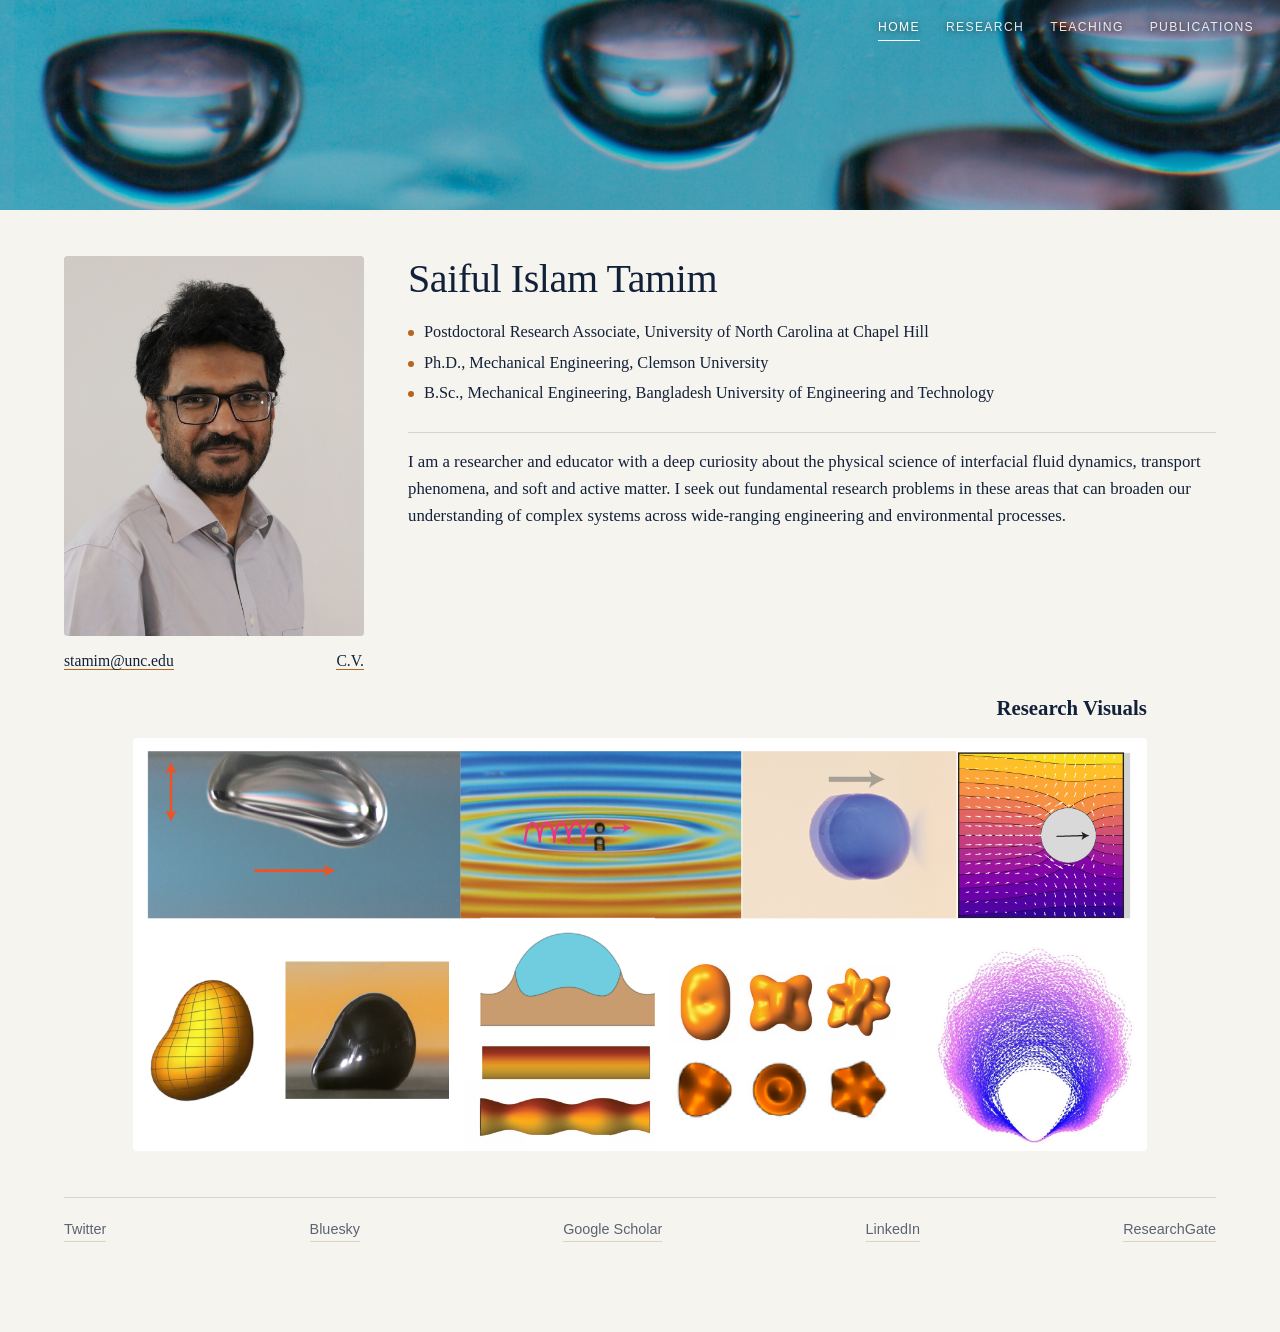
<file: index.html>
<!DOCTYPE html>
<html lang="en">
<head>
<meta charset="UTF-8">
<meta name="viewport" content="width=device-width, initial-scale=1.0">
<title>Saiful Tamim</title>
<link rel="stylesheet" href="style.css">
</head>
<body>

  <div class="hero">
    <img src="bubble_banner.png" alt="">
    <nav>
      <a href="index.html" class="active">Home</a>
      <a href="research.html">Research</a>
      <a href="teaching.html">Teaching</a>
      <a href="publications.html">Publications</a>
    </nav>
  </div>

  <div class="wrap">

    <div class="grid-2">

      <div class="side-col">
        <img class="headshot" src="headshot.JPG" alt="Saiful Tamim">
        <p class="side-contact">
          <span class="side-email"><a href="mailto:stamim@unc.edu">stamim@unc.edu</a></span>
          <span class="side-cv"><a href="CV_Tamim.pdf" target="_blank" rel="noopener">C.V.</a></span>
        </p>
      </div>

      <section class="intro">
        <h2 class="bigname">Saiful Islam Tamim</h2>

        <ul class="bio-list">
          <li>Postdoctoral Research Associate, University of North Carolina at Chapel Hill</li>
          <li>Ph.D., Mechanical Engineering, Clemson University</li>
          <li>B.Sc., Mechanical Engineering, Bangladesh University of Engineering and Technology</li>
        </ul>

        <p class="lead">
          I am a researcher and educator with a deep curiosity about the physical science of
          interfacial fluid dynamics, transport phenomena, and soft and active matter.
          I seek out fundamental research problems in these areas that can broaden our
          understanding of complex systems across wide-ranging engineering and
          environmental processes.
        </p>
      </section>

    </div>

    <section class="figure-band">
      <h2 class="visuals-title">Research Visuals</h2>
      <img src="fig1.png" alt="Montage of research figures: bubbles, waves, drops, and interfacial patterns">
    </section>



    <div class="social-bar">
      <a href="https://x.com/saifulitamim" target="_blank" rel="noopener">Twitter</a>
      <a href="https://bsky.app/profile/saifult.bsky.social" target="_blank" rel="noopener">Bluesky</a>
      <a href="https://scholar.google.com/citations?user=1QAq8esAAAAJ&hl=en" target="_blank" rel="noopener">Google Scholar</a>
      <a href="https://www.linkedin.com/in/saiful-tamim/" target="_blank" rel="noopener">LinkedIn</a>
      <a href="https://www.researchgate.net/profile/Saiful-Tamim" target="_blank" rel="noopener">ResearchGate</a>
    </div>

  </div>

</body>
</html>
</file>
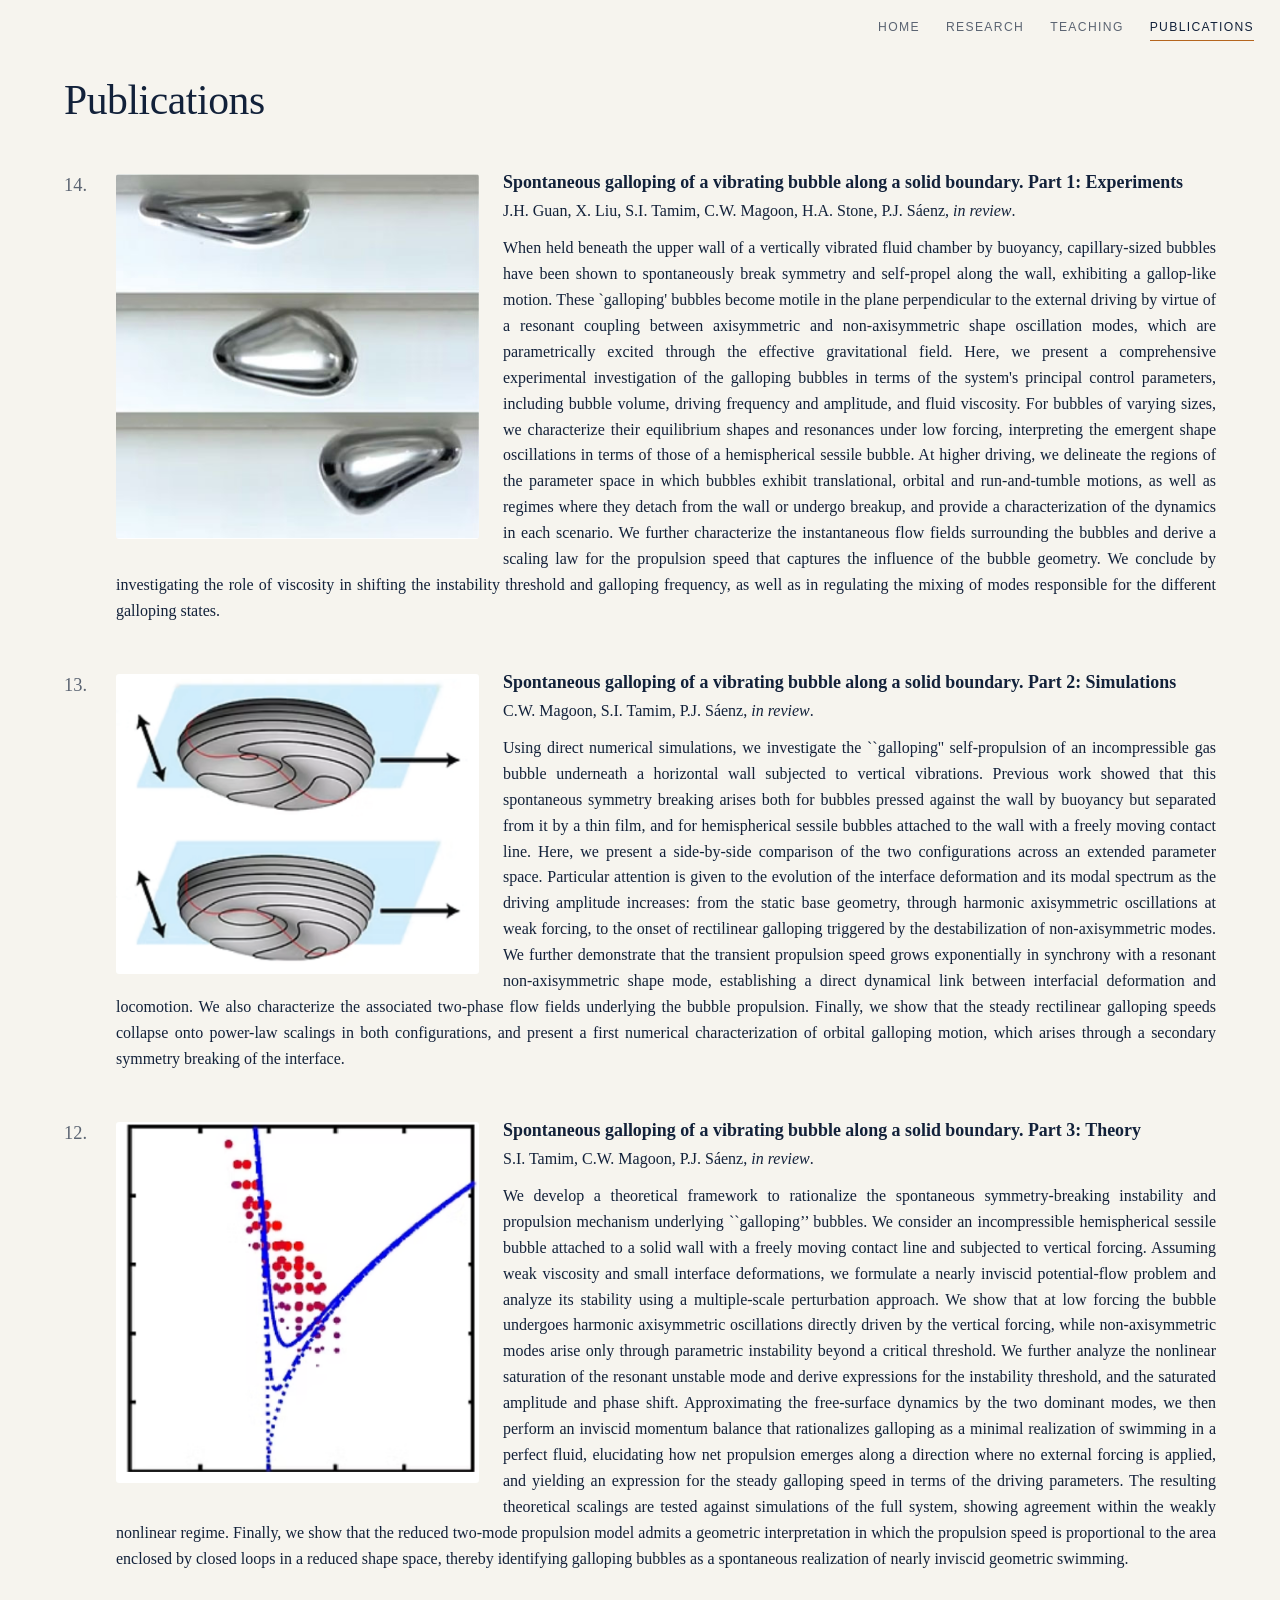
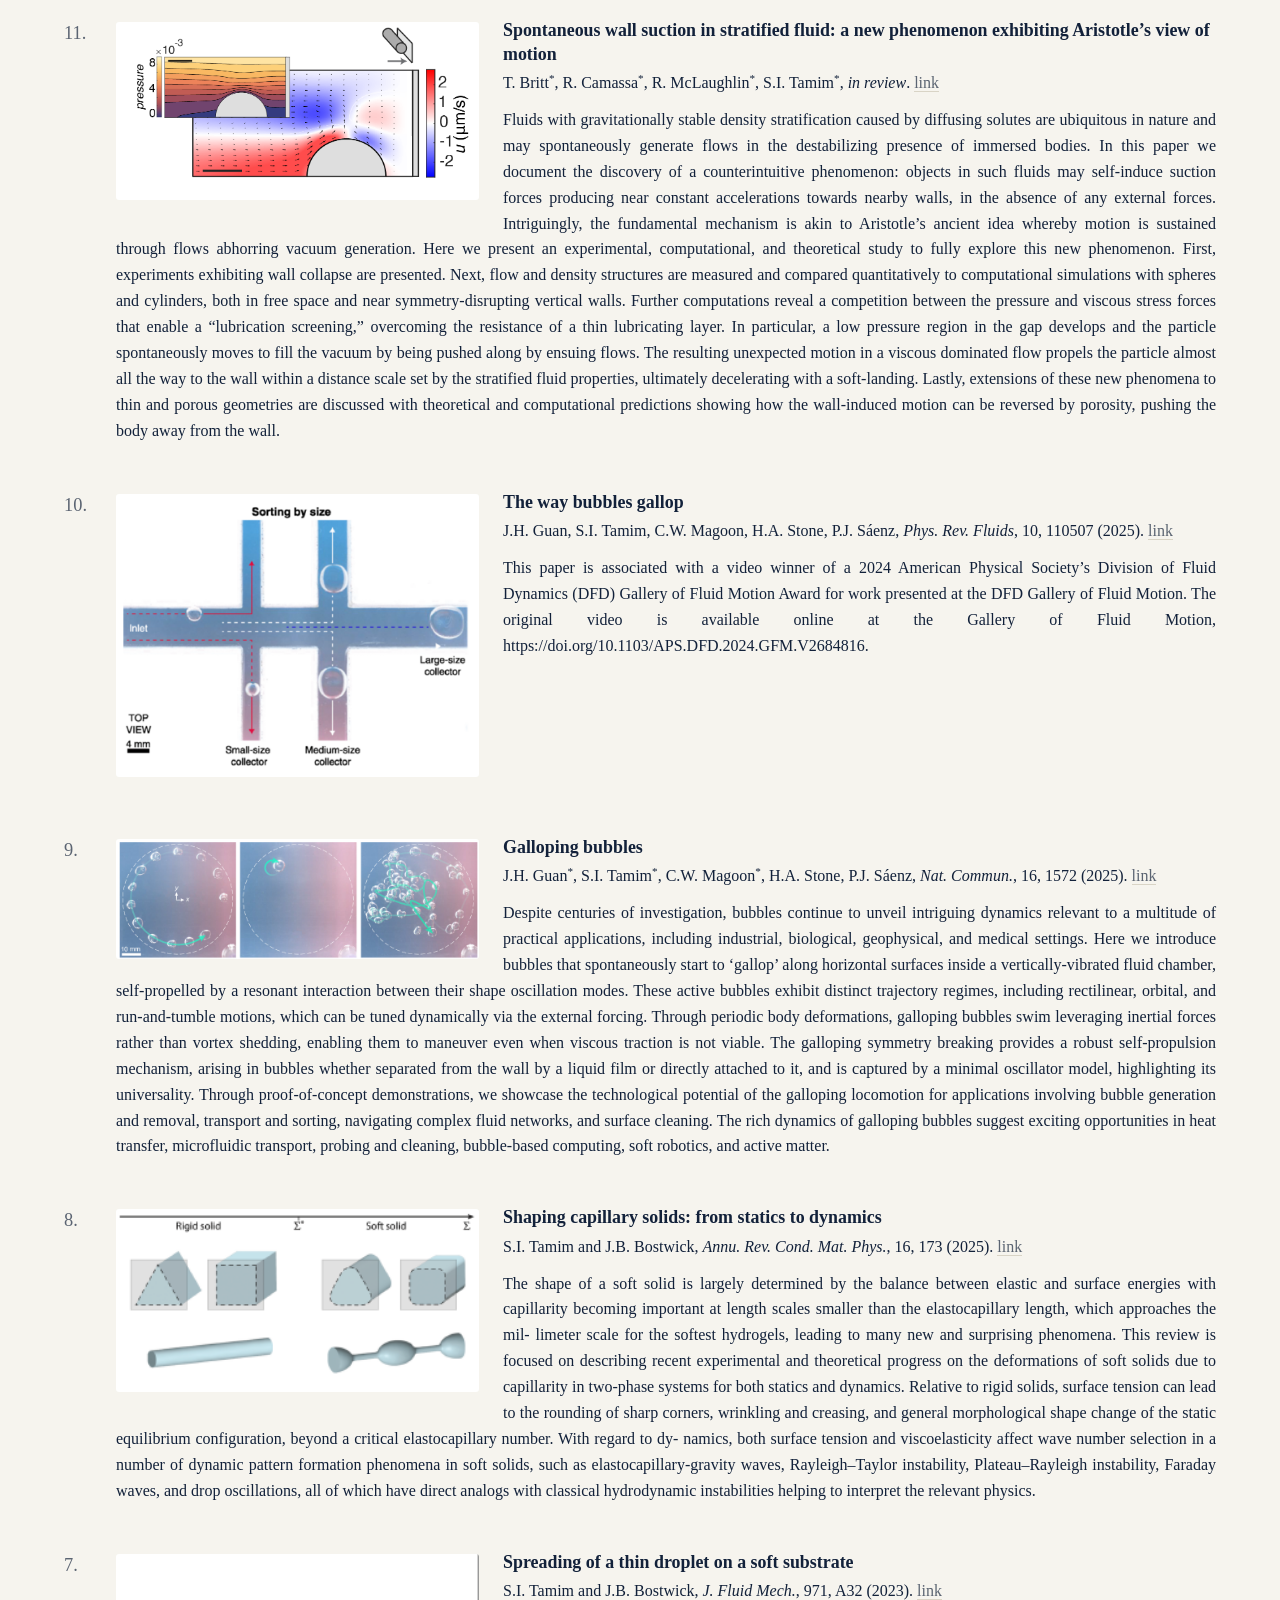
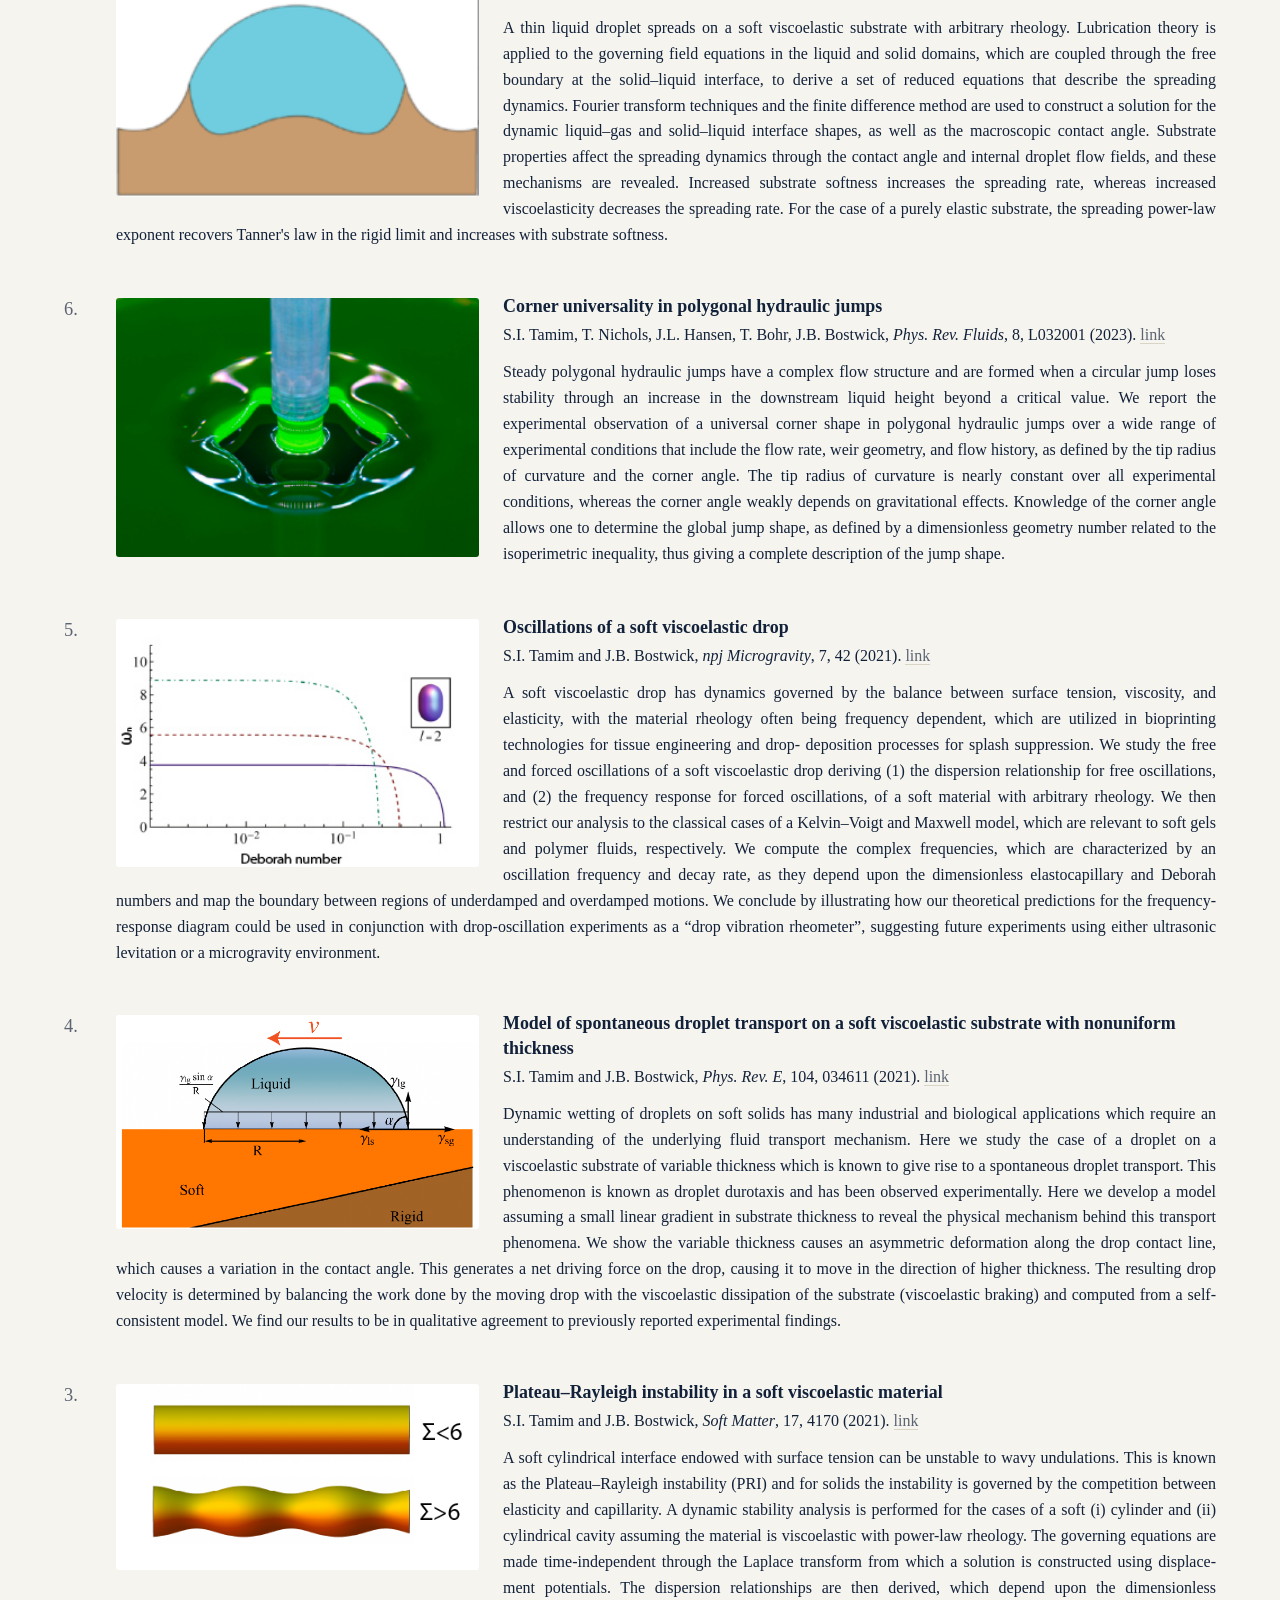
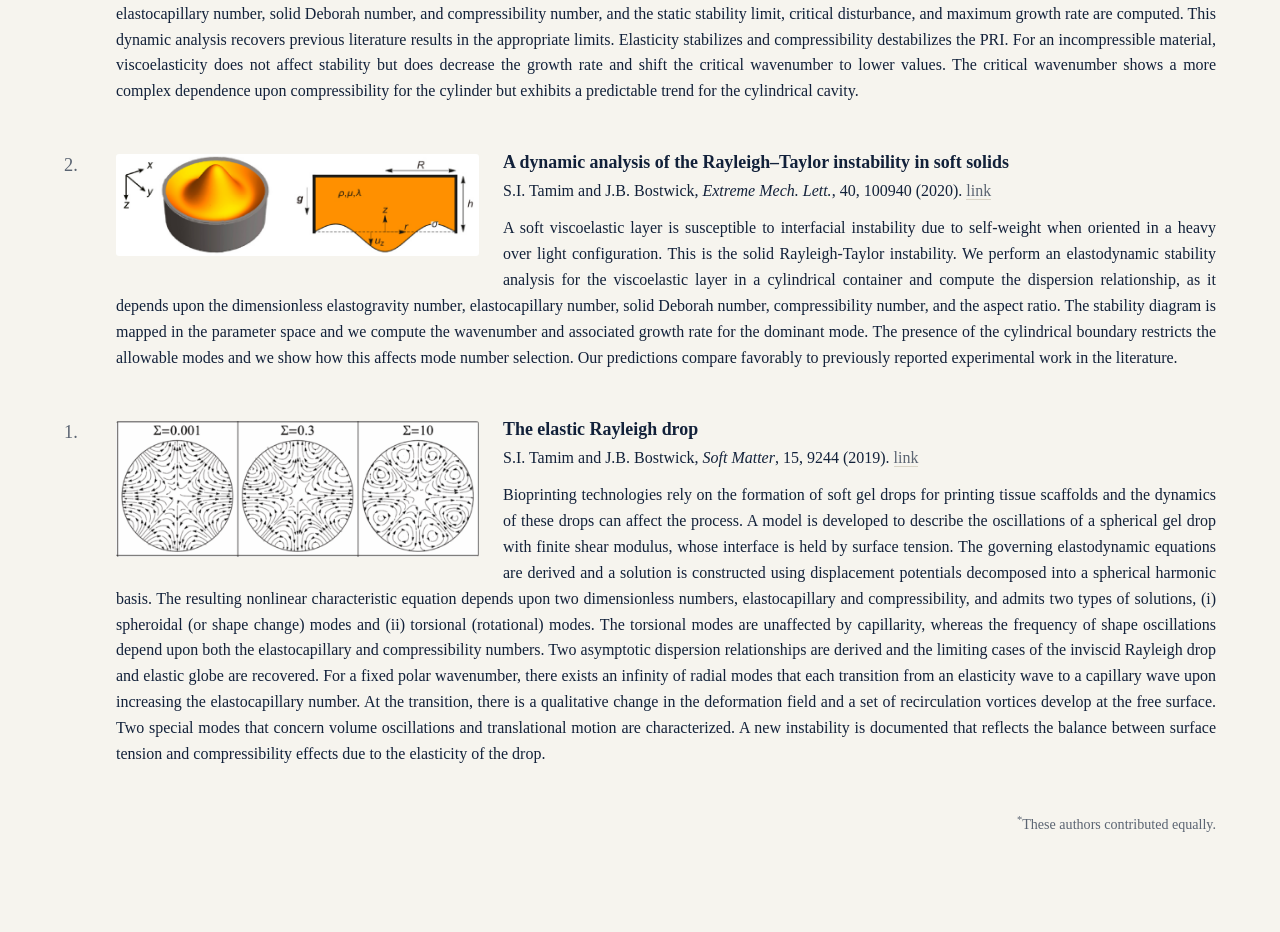
<file: publications.html>
<!DOCTYPE html>
<html lang="en">
<head>
<meta charset="UTF-8">
<meta name="viewport" content="width=device-width, initial-scale=1.0">
<title>Publications — Saiful Tamim</title>
<link rel="stylesheet" href="style.css">
</head>
<body>

  <div class="topnav">
    <nav>
      <a href="index.html">Home</a>
      <a href="research.html">Research</a>
      <a href="teaching.html">Teaching</a>
      <a href="publications.html" class="active">Publications</a>
    </nav>
  </div>

  <div class="wrap">

    <h1 class="page-title">Publications</h1>

    <ol class="pub-list">

      <li class="pub">
        <div class="pub-body">
          <div class="pub-fig"><img src="jfm1.jpg" alt=""></div>
          <div class="pub-title">Spontaneous galloping of a vibrating bubble along a solid boundary. Part 1: Experiments</div>
          <div class="pub-cite">J.H. Guan, X. Liu, S.I. Tamim, C.W. Magoon, H.A. Stone, P.J. Sáenz, <em>in review</em>.</div>
          <p class="pub-abstract">When held beneath the upper wall of a vertically vibrated fluid chamber by buoyancy, capillary-sized bubbles have been shown to spontaneously break symmetry and self-propel along the wall, exhibiting a gallop-like motion. These `galloping' bubbles become motile in the plane perpendicular to the external driving by virtue of a resonant coupling between axisymmetric and non-axisymmetric shape oscillation modes, which are parametrically excited through the effective gravitational field. Here, we present a comprehensive experimental investigation of the galloping bubbles in terms of the system's principal control parameters, including bubble volume, driving frequency and amplitude, and fluid viscosity. For bubbles of varying sizes, we characterize their equilibrium shapes and resonances under low forcing, interpreting the emergent shape oscillations in terms of those of a hemispherical sessile bubble. At higher driving, we delineate the regions of the parameter space in which bubbles exhibit translational, orbital and run-and-tumble motions, as well as regimes where they detach from the wall or undergo breakup, and provide a characterization of the dynamics in each scenario. We further characterize the instantaneous flow fields surrounding the bubbles and derive a  scaling law for the propulsion speed that captures the influence of the bubble geometry. We conclude by investigating the role of viscosity in shifting the instability threshold and galloping frequency, as well as in regulating the mixing of modes responsible for the different galloping states.</p>
        </div>
      </li>
      <li class="pub">
        <div class="pub-body">
          <div class="pub-fig"><img src="jfm2.png" alt=""></div>
          <div class="pub-title">Spontaneous galloping of a vibrating bubble along a solid boundary. Part 2: Simulations</div>
          <div class="pub-cite">C.W. Magoon, S.I. Tamim, P.J. Sáenz, <em>in review</em>.</div>
          <p class="pub-abstract">Using direct numerical simulations, we investigate the ``galloping'' self-propulsion of an incompressible gas bubble underneath a horizontal wall subjected to vertical vibrations. Previous work showed that this spontaneous symmetry breaking arises both for bubbles pressed against the wall by buoyancy but separated from it by a thin film, and for hemispherical sessile bubbles attached to the wall with a freely moving contact line. Here, we present a side-by-side comparison of the two configurations across an extended parameter space. Particular attention is given to the evolution of the interface deformation and its modal spectrum as the driving amplitude increases: from the static base geometry, through harmonic axisymmetric oscillations at weak forcing, to the onset of rectilinear galloping triggered by the destabilization of non-axisymmetric modes. We further demonstrate that the transient propulsion speed grows exponentially in synchrony with a resonant non-axisymmetric shape mode, establishing a direct dynamical link between interfacial deformation and locomotion. We also characterize the associated two-phase flow fields underlying the bubble propulsion. Finally, we show that the steady rectilinear galloping speeds collapse onto power-law scalings in both configurations, and present a first numerical characterization of orbital galloping motion, which arises through a secondary symmetry breaking of the interface.</p>
        </div>
      </li>
      <li class="pub">
        <div class="pub-body">
          <div class="pub-fig"><img src="jfm3.png" alt=""></div>
          <div class="pub-title">Spontaneous galloping of a vibrating bubble along a solid boundary. Part 3: Theory</div>
          <div class="pub-cite">S.I. Tamim, C.W. Magoon, P.J. Sáenz, <em>in review</em>.</div>
          <p class="pub-abstract">We develop a theoretical framework to rationalize the spontaneous symmetry-breaking instability and propulsion mechanism underlying ``galloping’’ bubbles. We consider an incompressible hemispherical sessile bubble attached to a solid wall with a freely moving contact line and subjected to vertical forcing. Assuming weak viscosity and small interface deformations, we formulate a nearly inviscid potential-flow problem and analyze its stability using a multiple-scale perturbation approach. We show that at low forcing the bubble undergoes harmonic axisymmetric oscillations directly driven by the vertical forcing, while non-axisymmetric modes arise only through parametric instability beyond a critical threshold. We further analyze the nonlinear saturation of the resonant unstable mode and derive expressions for the instability threshold, and the saturated amplitude and phase shift. Approximating the free-surface dynamics by the two dominant modes, we then perform an inviscid momentum balance that rationalizes galloping as a minimal realization of swimming in a perfect fluid, elucidating how net propulsion emerges along a direction where no external forcing is applied, and yielding an expression for the steady galloping speed in terms of the driving parameters. The resulting theoretical scalings are tested against simulations of the full system, showing agreement within the weakly nonlinear regime. Finally, we show that the reduced two-mode propulsion model admits a geometric interpretation in which the propulsion speed is proportional to the area enclosed by closed loops in a reduced shape space, thereby identifying galloping bubbles as a spontaneous realization of nearly inviscid geometric swimming.</p>
        </div>
      </li>
      <li class="pub">
        <div class="pub-body">
          <div class="pub-fig"><img src="pub1.png" alt=""></div>
          <div class="pub-title">Spontaneous wall suction in stratified fluid: a new phenomenon exhibiting Aristotle&rsquo;s view of motion</div>
          <div class="pub-cite">T. Britt<sup>*</sup>, R. Camassa<sup>*</sup>, R. McLaughlin<sup>*</sup>, S.I. Tamim<sup>*</sup>, <em>in review</em>. <a href="https://doi.org/10.21203/rs.3.rs-8051509/v1" target="_blank" rel="noopener">link</a></div>
          <p class="pub-abstract">Fluids with gravitationally stable density stratification caused by diffusing solutes are ubiquitous in nature and may spontaneously generate flows in the destabilizing presence of immersed bodies. In this paper we document the discovery of a counterintuitive phenomenon: objects in such fluids may self-induce suction forces producing near constant accelerations towards nearby walls, in the absence of any external forces. Intriguingly, the fundamental mechanism is akin to Aristotle’s ancient idea whereby motion is sustained through flows abhorring vacuum generation. Here we present an experimental, computational, and theoretical study to fully explore this new phenomenon. First, experiments exhibiting wall collapse are presented. Next, flow and density structures are measured and compared quantitatively to computational simulations with spheres and cylinders, both in free space and near symmetry-disrupting vertical walls. Further computations reveal a competition between the pressure and viscous stress forces that enable a “lubrication screening,” overcoming the resistance of a thin lubricating layer. In particular, a low pressure region in the gap develops and the particle spontaneously moves to fill the vacuum by being pushed along by ensuing flows. The resulting unexpected motion in a viscous dominated flow propels the particle almost all the way to the wall within a distance scale set by the stratified fluid properties, ultimately decelerating with a soft-landing. Lastly, extensions of these new phenomena to thin and porous geometries are discussed with theoretical and computational predictions showing how the wall-induced motion can be reversed by porosity, pushing the body away from the wall.</p>
        </div>
      </li>
      <li class="pub">
        <div class="pub-body">
          <div class="pub-fig"><img src="gfm.png" alt=""></div>
          <div class="pub-title">The way bubbles gallop</div>
          <div class="pub-cite">J.H. Guan, S.I. Tamim, C.W. Magoon, H.A. Stone, P.J. Sáenz, <em>Phys. Rev. Fluids</em>, 10, 110507 (2025). <a href="https://journals.aps.org/prfluids/abstract/10.1103/fbdh-fnzv" target="_blank" rel="noopener">link</a></div>
          <p class="pub-abstract">This paper is associated with a video winner of a 2024 American Physical Society’s
Division of Fluid Dynamics (DFD) Gallery of Fluid Motion Award for work presented at
the DFD Gallery of Fluid Motion. The original video is available online at the Gallery of
Fluid Motion, https://doi.org/10.1103/APS.DFD.2024.GFM.V2684816.</p>
        </div>
      </li>
      <li class="pub">
        <div class="pub-body">
          <div class="pub-fig"><img src="ncbub.png" alt=""></div>
          <div class="pub-title">Galloping bubbles</div>
          <div class="pub-cite">J.H. Guan<sup>*</sup>, S.I. Tamim<sup>*</sup>, C.W. Magoon<sup>*</sup>, H.A. Stone, P.J. Sáenz, <em>Nat. Commun.</em>, 16, 1572 (2025). <a href="https://www.nature.com/articles/s41467-025-56611-5" target="_blank" rel="noopener">link</a></div>
          <p class="pub-abstract">Despite centuries of investigation, bubbles continue to unveil intriguing dynamics relevant to a multitude of practical applications, including industrial, biological, geophysical, and medical settings. Here we introduce bubbles that spontaneously start to ‘gallop’ along horizontal surfaces inside a vertically-vibrated fluid chamber, self-propelled by a resonant interaction between their shape oscillation modes. These active bubbles exhibit distinct trajectory regimes, including rectilinear, orbital, and run-and-tumble motions, which can be tuned dynamically via the external forcing. Through periodic body deformations, galloping bubbles swim leveraging inertial forces rather than vortex shedding, enabling them to maneuver even when viscous traction is not viable. The galloping symmetry breaking provides a robust self-propulsion mechanism, arising in bubbles whether separated from the wall by a liquid film or directly attached to it, and is captured by a minimal oscillator model, highlighting its universality. Through proof-of-concept demonstrations, we showcase the technological potential of the galloping locomotion for applications involving bubble generation and removal, transport and sorting, navigating complex fluid networks, and surface cleaning. The rich dynamics of galloping bubbles suggest exciting opportunities in heat transfer, microfluidic transport, probing and cleaning, bubble-based computing, soft robotics, and active matter.</p>
        </div>
      </li>
      <li class="pub">
        <div class="pub-body">
          <div class="pub-fig"><img src="arcmp.png" alt=""></div>
          <div class="pub-title">Shaping capillary solids: from statics to dynamics</div>
          <div class="pub-cite">S.I. Tamim and J.B. Bostwick, <em>Annu. Rev. Cond. Mat. Phys.</em>, 16, 173 (2025). <a href="https://www.annualreviews.org/content/journals/10.1146/annurev-conmatphys-043024-084829" target="_blank" rel="noopener">link</a></div>
          <p class="pub-abstract">The shape of a soft solid is largely determined by the balance between elastic and surface energies with capillarity becoming important at length scales smaller than the elastocapillary length, which approaches the mil- limeter scale for the softest hydrogels, leading to many new and surprising phenomena. This review is focused on describing recent experimental and theoretical progress on the deformations of soft solids due to capillarity in two-phase systems for both statics and dynamics. Relative to rigid solids, surface tension can lead to the rounding of sharp corners, wrinkling and creasing, and general morphological shape change of the static equilibrium configuration, beyond a critical elastocapillary number. With regard to dy- namics, both surface tension and viscoelasticity affect wave number selection in a number of dynamic pattern formation phenomena in soft solids, such as elastocapillary-gravity waves, Rayleigh–Taylor instability, Plateau–Rayleigh instability, Faraday waves, and drop oscillations, all of which have direct analogs with classical hydrodynamic instabilities helping to interpret the relevant physics.</p>
        </div>
      </li>
      <li class="pub">
        <div class="pub-body">
          <div class="pub-fig"><img src="jfmspread.png" alt=""></div>
          <div class="pub-title">Spreading of a thin droplet on a soft substrate</div>
          <div class="pub-cite">S.I. Tamim and J.B. Bostwick, <em>J. Fluid Mech.</em>, 971, A32 (2023). <a href="https://doi.org/10.1017/jfm.2023.673" target="_blank" rel="noopener">link</a></div>
          <p class="pub-abstract">A thin liquid droplet spreads on a soft viscoelastic substrate with arbitrary rheology. Lubrication theory is applied to the governing field equations in the liquid and solid domains, which are coupled through the free boundary at the solid–liquid interface, to derive a set of reduced equations that describe the spreading dynamics. Fourier transform techniques and the finite difference method are used to construct a solution for the dynamic liquid–gas and solid–liquid interface shapes, as well as the macroscopic contact angle. Substrate properties affect the spreading dynamics through the contact angle and internal droplet flow fields, and these mechanisms are revealed. Increased substrate softness increases the spreading rate, whereas increased viscoelasticity decreases the spreading rate. For the case of a purely elastic substrate, the spreading power-law exponent recovers Tanner's law in the rigid limit and increases with substrate softness.</p>
        </div>
      </li>
      <li class="pub">
        <div class="pub-body">
          <div class="pub-fig"><img src="corner.png" alt=""></div>
          <div class="pub-title">Corner universality in polygonal hydraulic jumps</div>
          <div class="pub-cite">S.I. Tamim, T. Nichols, J.L. Hansen, T. Bohr, J.B. Bostwick, <em>Phys. Rev. Fluids</em>, 8, L032001 (2023). <a href="https://journals.aps.org/prfluids/abstract/10.1103/PhysRevFluids.8.L032001" target="_blank" rel="noopener">link</a></div>
          <p class="pub-abstract">Steady polygonal hydraulic jumps have a complex flow structure and are formed when a circular jump loses stability through an increase in the downstream liquid height beyond a critical value. We report the experimental observation of a universal corner shape in polygonal hydraulic jumps over a wide range of experimental conditions that include the flow rate, weir geometry, and flow history, as defined by the tip radius of curvature and the corner angle. The tip radius of curvature is nearly constant over all experimental conditions, whereas the corner angle weakly depends on gravitational effects. Knowledge of the corner angle allows one to determine the global jump shape, as defined by a dimensionless geometry number related to the isoperimetric inequality, thus giving a complete description of the jump shape.</p>
        </div>
      </li>
      <li class="pub">
        <div class="pub-body">
          <div class="pub-fig"><img src="npjosc.jpg" alt=""></div>
          <div class="pub-title">Oscillations of a soft viscoelastic drop</div>
          <div class="pub-cite">S.I. Tamim and J.B. Bostwick, <em>npj Microgravity</em>, 7, 42 (2021). <a href="https://www.nature.com/articles/s41526-021-00169-1" target="_blank" rel="noopener">link</a></div>
          <p class="pub-abstract">A soft viscoelastic drop has dynamics governed by the balance between surface tension, viscosity, and elasticity, with the material rheology often being frequency dependent, which are utilized in bioprinting technologies for tissue engineering and drop- deposition processes for splash suppression. We study the free and forced oscillations of a soft viscoelastic drop deriving (1) the dispersion relationship for free oscillations, and (2) the frequency response for forced oscillations, of a soft material with arbitrary rheology. We then restrict our analysis to the classical cases of a Kelvin–Voigt and Maxwell model, which are relevant to soft gels and polymer fluids, respectively. We compute the complex frequencies, which are characterized by an oscillation frequency and decay rate, as they depend upon the dimensionless elastocapillary and Deborah numbers and map the boundary between regions of underdamped and overdamped motions. We conclude by illustrating how our theoretical predictions for the frequency-response diagram could be used in conjunction with drop-oscillation experiments as a “drop vibration rheometer”, suggesting future experiments using either ultrasonic levitation or a microgravity environment.</p>
        </div>
      </li>
      <li class="pub">
        <div class="pub-body">
          <div class="pub-fig"><img src="durotaxis.png" alt=""></div>
          <div class="pub-title">Model of spontaneous droplet transport on a soft viscoelastic substrate with nonuniform thickness</div>
          <div class="pub-cite">S.I. Tamim and J.B. Bostwick, <em>Phys. Rev. E</em>, 104, 034611 (2021). <a href="https://journals.aps.org/pre/abstract/10.1103/PhysRevE.104.034611" target="_blank" rel="noopener">link</a></div>
          <p class="pub-abstract">Dynamic wetting of droplets on soft solids has many industrial and biological applications which require an understanding of the underlying fluid transport mechanism. Here we study the case of a droplet on a viscoelastic substrate of variable thickness which is known to give rise to a spontaneous droplet transport. This phenomenon is known as droplet durotaxis and has been observed experimentally. Here we develop a model assuming a small linear gradient in substrate thickness to reveal the physical mechanism behind this transport phenomena. We show the variable thickness causes an asymmetric deformation along the drop contact line, which causes a variation in the contact angle. This generates a net driving force on the drop, causing it to move in the direction of higher thickness. The resulting drop velocity is determined by balancing the work done by the moving drop with the viscoelastic dissipation of the substrate (viscoelastic braking) and computed from a self-consistent model. We find our results to be in qualitative agreement to previously reported experimental findings.</p>
        </div>
      </li>
      <li class="pub">
        <div class="pub-body">
          <div class="pub-fig"><img src="pri.png" alt=""></div>
          <div class="pub-title">Plateau&ndash;Rayleigh instability in a soft viscoelastic material</div>
          <div class="pub-cite">S.I. Tamim and J.B. Bostwick, <em>Soft Matter</em>, 17, 4170 (2021). <a href="https://pubs.rsc.org/en/content/articlelanding/2021/SM/D1SM00019E" target="_blank" rel="noopener">link</a></div>
          <p class="pub-abstract">A soft cylindrical interface endowed with surface tension can be unstable to wavy undulations. This is known as the Plateau–Rayleigh instability (PRI) and for solids the instability is governed by the competition between elasticity and capillarity. A dynamic stability analysis is performed for the cases of a soft (i) cylinder and (ii) cylindrical cavity assuming the material is viscoelastic with power-law rheology. The governing equations are made time-independent through the Laplace transform from which a solution is constructed using displace- ment potentials. The dispersion relationships are then derived, which depend upon the dimensionless elastocapillary number, solid Deborah number, and compressibility number, and the static stability limit, critical disturbance, and maximum growth rate are computed. This dynamic analysis recovers previous literature results in the appropriate limits. Elasticity stabilizes and compressibility destabilizes the PRI. For an incompressible material, viscoelasticity does not affect stability but does decrease the growth rate and shift the critical wavenumber to lower values. The critical wavenumber shows a more complex dependence upon compressibility for the cylinder but exhibits a predictable trend for the cylindrical cavity.</p>
        </div>
      </li>
      <li class="pub">
        <div class="pub-body">
          <div class="pub-fig"><img src="rti.jpg" alt=""></div>
          <div class="pub-title">A dynamic analysis of the Rayleigh&ndash;Taylor instability in soft solids</div>
          <div class="pub-cite">S.I. Tamim and J.B. Bostwick, <em>Extreme Mech. Lett.</em>, 40, 100940 (2020). <a href="https://www.sciencedirect.com/science/article/abs/pii/S2352431620301887" target="_blank" rel="noopener">link</a></div>
          <p class="pub-abstract">A soft viscoelastic layer is susceptible to interfacial instability due to self-weight when oriented in a heavy over light configuration. This is the solid Rayleigh-Taylor instability. We perform an elastodynamic stability analysis for the viscoelastic layer in a cylindrical container and compute the dispersion relationship, as it depends upon the dimensionless elastogravity number, elastocapillary number, solid Deborah number, compressibility number, and the aspect ratio. The stability diagram is mapped in the parameter space and we compute the wavenumber and associated growth rate for the dominant mode. The presence of the cylindrical boundary restricts the allowable modes and we show how this affects mode number selection. Our predictions compare favorably to previously reported experimental work in the literature.</p>
        </div>
      </li>
      <li class="pub">
        <div class="pub-body">
          <div class="pub-fig"><img src="erdrop.png" alt=""></div>
          <div class="pub-title">The elastic Rayleigh drop</div>
          <div class="pub-cite">S.I. Tamim and J.B. Bostwick, <em>Soft Matter</em>, 15, 9244 (2019). <a href="https://pubs.rsc.org/en/content/articlelanding/2019/SM/C9SM01753D" target="_blank" rel="noopener">link</a></div>
          <p class="pub-abstract">Bioprinting technologies rely on the formation of soft gel drops for printing tissue scaffolds and the dynamics of these drops can affect the process. A model is developed to describe the oscillations of a spherical gel drop with finite shear modulus, whose interface is held by surface tension. The governing elastodynamic equations are derived and a solution is constructed using displacement potentials decomposed into a spherical harmonic basis. The resulting nonlinear characteristic equation depends upon two dimensionless numbers, elastocapillary and compressibility, and admits two types of solutions, (i) spheroidal (or shape change) modes and (ii) torsional (rotational) modes. The torsional modes are unaffected by capillarity, whereas the frequency of shape oscillations depend upon both the elastocapillary and compressibility numbers. Two asymptotic dispersion relationships are derived and the limiting cases of the inviscid Rayleigh drop and elastic globe are recovered. For a fixed polar wavenumber, there exists an infinity of radial modes that each transition from an elasticity wave to a capillary wave upon increasing the elastocapillary number. At the transition, there is a qualitative change in the deformation field and a set of recirculation vortices develop at the free surface. Two special modes that concern volume oscillations and translational motion are characterized. A new instability is documented that reflects the balance between surface tension and compressibility effects due to the elasticity of the drop.</p>
        </div>
      </li>

    </ol>

    <p class="equal-note"><sup>*</sup>These authors contributed equally.</p>


  </div>

</body>
</html>
</file>
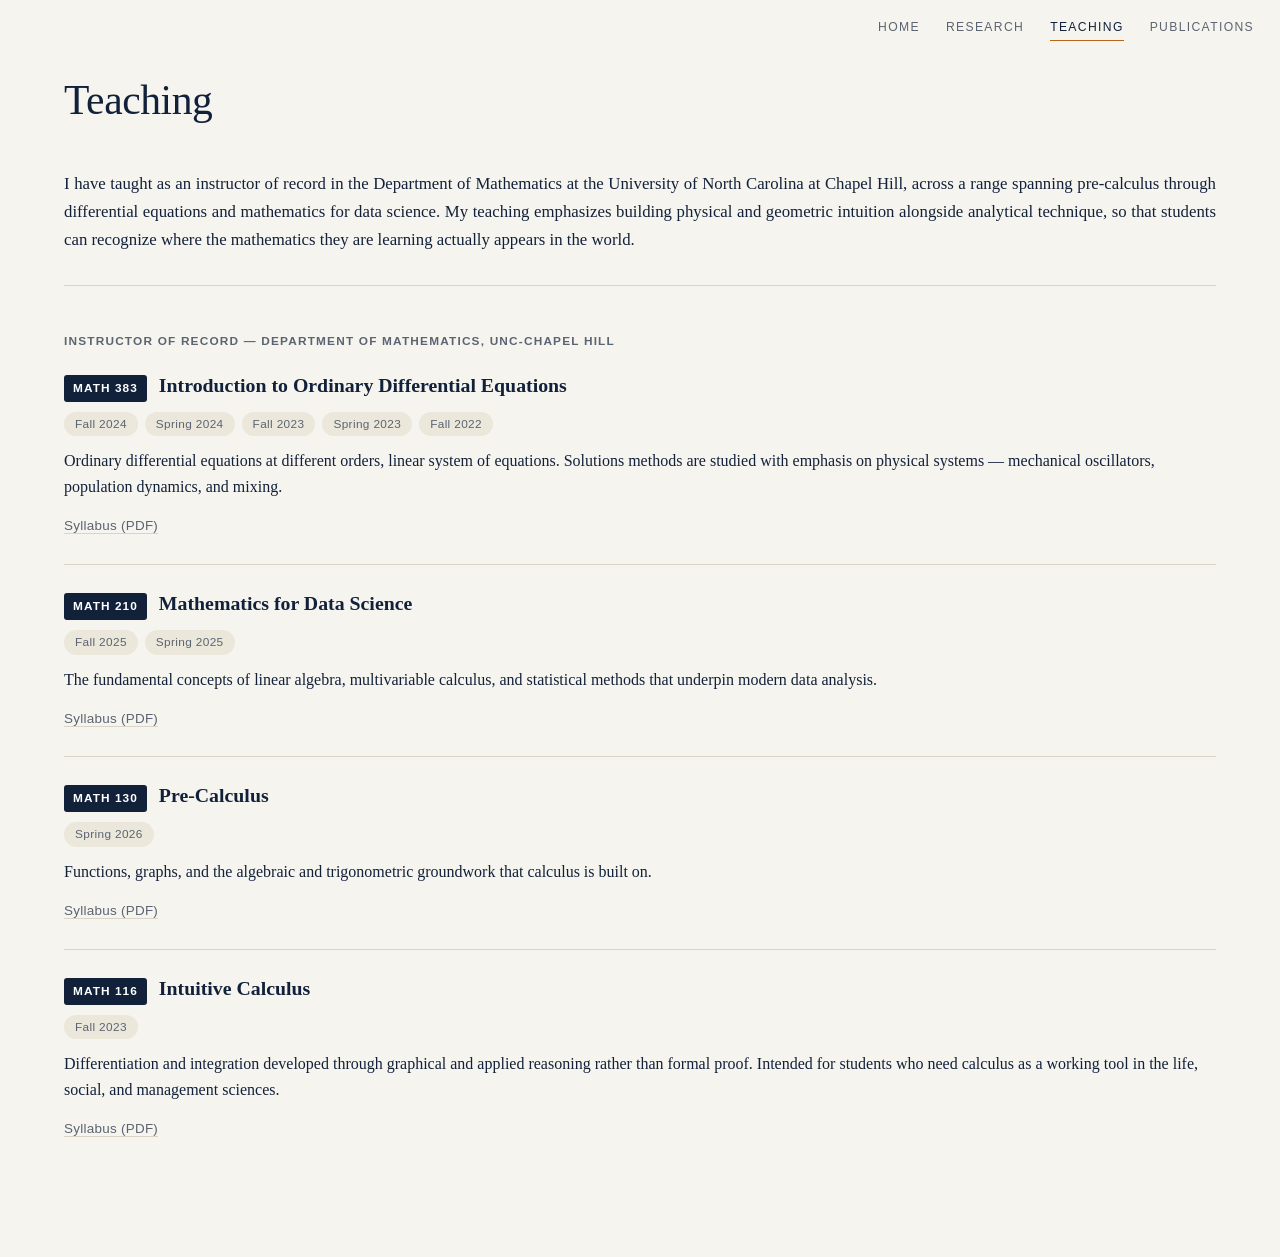
<file: teaching.html>
<!DOCTYPE html>
<html lang="en">
<head>
<meta charset="UTF-8">
<meta name="viewport" content="width=device-width, initial-scale=1.0">
<title>Teaching — Saiful Tamim</title>
<link rel="stylesheet" href="style.css">
</head>
<body>

  <div class="topnav">
    <nav>
      <a href="index.html">Home</a>
      <a href="research.html">Research</a>
      <a href="teaching.html" class="active">Teaching</a>
      <a href="publications.html">Publications</a>
    </nav>
  </div>

  <div class="wrap">

    <h1 class="page-title">Teaching</h1>

    <p class="page-intro">
      I have taught as an instructor of record in the Department of Mathematics at the
      University of North Carolina at Chapel Hill, across a range spanning pre-calculus
      through differential equations and mathematics for data science. My teaching
      emphasizes building physical and geometric intuition alongside analytical
      technique, so that students can recognize where the mathematics they are learning
      actually appears in the world.
    </p>

    <div class="teach-role">Instructor of Record — Department of Mathematics, UNC-Chapel Hill</div>

    <ul class="course-list">

      <li class="course">
        <div class="course-head">
          <span class="course-code">MATH 383</span>
          <span class="course-name">Introduction to Ordinary Differential Equations</span>
        </div>
        <div class="course-terms">
          <span class="term">Fall 2024</span>
          <span class="term">Spring 2024</span>
          <span class="term">Fall 2023</span>
          <span class="term">Spring 2023</span>
          <span class="term">Fall 2022</span>
        </div>
        <p class="course-desc">
          Ordinary differential equations at different orders, linear system of equations. Solutions methods are studied with emphasis on physical systems
           — mechanical oscillators, population dynamics, and mixing.
        </p>
        <a class="syllabus" href="syllabus-math383.pdf" target="_blank" rel="noopener">Syllabus (PDF)</a>
      </li>

      <li class="course">
        <div class="course-head">
          <span class="course-code">MATH 210</span>
          <span class="course-name">Mathematics for Data Science</span>
        </div>
        <div class="course-terms">
          <span class="term">Fall 2025</span>
          <span class="term">Spring 2025</span>
        </div>
        <p class="course-desc">
          The fundamental concepts of linear algebra, multivariable calculus, and statistical methods that underpin modern
          data analysis.
        </p>
        <a class="syllabus" href="syllabus-math210.pdf" target="_blank" rel="noopener">Syllabus (PDF)</a>
      </li>

            <li class="course">
        <div class="course-head">
          <span class="course-code">MATH 130</span>
          <span class="course-name">Pre-Calculus</span>
        </div>
        <div class="course-terms">
          <span class="term">Spring 2026</span>
        </div>
        <p class="course-desc">
          Functions, graphs, and the algebraic and trigonometric groundwork that calculus
          is built on.
        </p>
        <a class="syllabus" href="syllabus-math130.pdf" target="_blank" rel="noopener">Syllabus (PDF)</a>
      </li>

      <li class="course">
        <div class="course-head">
          <span class="course-code">MATH 116</span>
          <span class="course-name">Intuitive Calculus</span>
        </div>
        <div class="course-terms">
          <span class="term">Fall 2023</span>
        </div>
        <p class="course-desc">
          Differentiation and integration developed through graphical and applied
          reasoning rather than formal proof. Intended for students who need calculus as
          a working tool in the life, social, and management sciences.
        </p>
        <a class="syllabus" href="syllabus-math116.pdf" target="_blank" rel="noopener">Syllabus (PDF)</a>
      </li>

    </ul>


  </div>

</body>
</html>
</file>
<file: style.css>
:root {
  --ink: #12213a;
  --paper: #f6f4ee;
  --line: #d9d4c6;
  --accent: #b5651d;
  --muted: #5b6472;

  /* ---- BANNER CONTROLS — edit these ---- */
  --banner-height: 210px;
  --hero-dim: 0.25;   /* 0 = no darkening, 1 = fully black */
}

* { box-sizing: border-box; }

img {
  max-width: 100%;
  height: auto;
}

body {
  margin: 0;
  background: var(--paper);
  color: var(--ink);
  font-family: Georgia, 'Times New Roman', serif;
  line-height: 1.6;
}

.wrap {
  max-width: 1200px;
  margin: 0 auto;
  padding: 26px 24px 90px;
}

/* ---------- BANNER (index page) ---------- */

.hero {
  position: relative;
  width: 100%;
  height: var(--banner-height);
  overflow: hidden;
}

.hero img {
  width: 100%;
  height: var(--banner-height);
  max-height: var(--banner-height);
  object-fit: cover;
  object-position: center;
  display: block;
}

.hero::after {
  content: "";
  position: absolute;
  inset: 0;
  background: rgba(8, 16, 32, var(--hero-dim));
  z-index: 1;
}

/* nav sitting on top of the banner */
.hero nav {
  position: absolute;
  top: 18px;
  right: 26px;
  z-index: 3;
}

.hero nav a {
  color: rgba(255, 255, 255, 0.88);
  text-shadow: 0 1px 6px rgba(0, 0, 0, 0.6);
}

.hero nav a.active {
  color: #ffffff;
  border-bottom: 1px solid #ffffff;
}

.hero nav a:hover { color: #ffffff; }

/* index page starts right under the banner */
.hero + .wrap { padding-top: 46px; }

/* ---------- NAV (top right, pages without a banner) ---------- */

.topnav {
  width: 100%;
  padding: 18px 26px 0;
  display: flex;
  justify-content: flex-end;
}

nav {
  font-family: 'Helvetica Neue', Arial, sans-serif;
  text-transform: uppercase;
  letter-spacing: 0.11em;
  font-size: 0.76rem;
  display: flex;
  gap: 26px;
  flex-wrap: wrap;
  justify-content: flex-end;
}

nav a {
  color: var(--muted);
  text-decoration: none;
  border-bottom: none;
  padding-bottom: 3px;
}

nav a.active {
  color: var(--ink);
  border-bottom: 1px solid var(--accent);
}

nav a:hover { color: var(--accent); }

/* ---------- LAYOUT ---------- */

.grid-2 {
  display: grid;
  grid-template-columns: 300px 1fr;
  gap: 44px;
  margin-bottom: 12px;
  align-items: start;
}

.side-col { align-self: start; }

.headshot {
  width: 100%;
  height: 380px;              /* crop height — lower this to crop more */
  object-fit: cover;
  object-position: center top;
  border-radius: 4px;
  display: block;
  background: var(--line);
}

section { margin-bottom: 36px; }

/* ---------- INTRO BLOCK ---------- */

.intro { margin-bottom: 0; }

.bigname {
  font-family: Georgia, 'Times New Roman', serif;
  font-size: 2.5rem;
  font-weight: 400;
  text-transform: none;
  letter-spacing: -0.01em;
  color: var(--ink);
  border-bottom: none;
  padding-bottom: 0;
  margin: 0 0 18px;
  line-height: 1.15;
}

.bio-list {
  margin: 0 0 20px;
  padding: 0;
  list-style: none;
}

.bio-list li {
  border-bottom: none;
  padding: 0 0 7px 16px;
  font-size: 1.02rem;
  line-height: 1.45;
  position: relative;
}

.bio-list li::before {
  content: "";
  position: absolute;
  left: 0;
  top: 0.62em;
  width: 6px;
  height: 6px;
  border-radius: 50%;
  background: var(--accent);
}

.side-contact {
  display: flex;
  justify-content: space-between;
  align-items: baseline;
  gap: 12px;
  flex-wrap: wrap;
  margin: 12px 0 0;
  font-size: 0.98rem;
}

.side-contact a { font-size: 0.98rem; }

.lead {
  padding-top: 16px;
  border-top: 1px solid var(--line);
  margin-bottom: 0;
}

/* ---------- FIGURE BAND ---------- */

.figure-band {
  margin: 18px auto 10px;
  max-width: 88%;      /* width of the Research Visuals figure */
}

.visuals-title {
  font-family: Georgia, 'Times New Roman', serif;
  font-size: 1.3rem;
  font-weight: 700;
  text-transform: none;
  letter-spacing: 0;
  color: var(--ink);
  border-bottom: none;
  padding-bottom: 0;
  margin: 0 0 14px;
  text-align: right;
}

.figure-band img {
  width: 100%;
  height: auto;
  display: block;
  border-radius: 4px;
}

/* ---------- TYPE ---------- */

h1 {
  font-size: 2.2rem;
  margin: 0 0 6px;
  font-weight: 400;
  letter-spacing: -0.01em;
}

h2 {
  font-family: 'Helvetica Neue', Arial, sans-serif;
  text-transform: uppercase;
  letter-spacing: 0.1em;
  font-size: 0.78rem;
  color: var(--muted);
  border-bottom: 1px solid var(--line);
  padding-bottom: 10px;
  margin-bottom: 20px;
  font-weight: 600;
}

h3 {
  font-size: 1.15rem;
  font-weight: 600;
  margin: 0 0 8px;
}

p { margin: 0 0 18px; font-size: 1.05rem; }

.role {
  font-family: 'Helvetica Neue', Arial, sans-serif;
  text-transform: uppercase;
  letter-spacing: 0.12em;
  font-size: 0.78rem;
  color: var(--muted);
}

a {
  color: var(--ink);
  text-decoration: none;
  border-bottom: 1px solid var(--accent);
}

a:hover { color: var(--accent); }

/* ---------- LISTS ---------- */

ul { padding-left: 0; margin: 0; list-style: none; }

li {
  padding: 14px 0;
  border-bottom: 1px solid var(--line);
}

li:last-child { border-bottom: none; }

ol { padding-left: 1.4em; margin: 0; }

ol li {
  border-bottom: none;
  padding: 0 0 16px;
}

/* ---------- FIGURES ---------- */

figure { margin: 0 0 28px; }

figure img {
  width: 100%;
  border-radius: 2px;
  display: block;
}

figcaption {
  font-family: 'Helvetica Neue', Arial, sans-serif;
  font-size: 0.82rem;
  color: var(--muted);
  margin-top: 8px;
}

/* ---------- SOCIAL ICONS ---------- */

.icon-row {
  display: flex;
  gap: 12px;
  flex-wrap: wrap;
  align-items: center;
}

.icon-link {
  width: 32px;
  height: 32px;
  border-radius: 50%;
  border-bottom: none;
  display: flex;
  align-items: center;
  justify-content: center;
  background: rgba(18, 33, 58, 0.06);
  transition: background 0.15s ease, transform 0.15s ease;
}

.icon-link svg {
  width: 15px;
  height: 15px;
  fill: var(--ink);
  display: block;
  transition: fill 0.15s ease;
}

.icon-link:hover {
  background: var(--accent);
  transform: translateY(-2px);
}

.icon-link:hover svg { fill: #ffffff; }

.icon-link:focus-visible {
  outline: 2px solid var(--accent);
  outline-offset: 2px;
}

/* ---------- MISC ---------- */

.meta {
  font-family: 'Helvetica Neue', Arial, sans-serif;
  font-size: 0.8rem;
  color: var(--muted);
}

.links-row {
  display: flex;
  gap: 20px;
  flex-wrap: wrap;
  font-family: 'Helvetica Neue', Arial, sans-serif;
  font-size: 0.9rem;
}

.card {
  background: #efece2;
  padding: 22px 24px;
  border-radius: 4px;
  align-self: start;
}

.card h2 { border-bottom-color: #cfc9b8; }
.card > *:last-child { margin-bottom: 0; }

header.page-head { margin-bottom: 40px; }

/* ---------- SOCIAL BAR (index) ---------- */

.social-bar {
  display: flex;
  justify-content: space-between;
  align-items: center;
  flex-wrap: wrap;
  gap: 16px;
  margin-top: 46px;
  padding-top: 20px;
  border-top: 1px solid var(--line);
  font-family: 'Helvetica Neue', Arial, sans-serif;
  font-size: 0.9rem;
}

.social-bar a {
  color: var(--muted);
  border-bottom: 1px solid var(--line);
}

.social-bar a:hover {
  color: var(--accent);
  border-bottom-color: var(--accent);
}

@media (max-width: 640px) {
  .social-bar { justify-content: flex-start; gap: 14px; font-size: 0.82rem; }
  .figure-band { max-width: 100%; }
}

/* ---------- FOOTER ---------- */

footer {
  font-family: 'Helvetica Neue', Arial, sans-serif;
  font-size: 0.85rem;
  color: var(--muted);
  margin-top: 46px;
  padding-top: 22px;
  border-top: 1px solid var(--line);
}

.footer-contact {
  display: flex;
  align-items: center;
  justify-content: space-between;
  gap: 20px;
  flex-wrap: wrap;
}

.footer-contact > a {
  font-size: 0.95rem;
  font-family: Georgia, serif;
}

footer a { border-bottom: 1px solid var(--line); }

/* ---------- MOBILE ---------- */

@media (max-width: 760px) {
  .grid-2 { grid-template-columns: 1fr; gap: 28px; }
  .headshot { max-width: 300px; height: 340px; }
}

@media (max-width: 640px) {
  nav {
    gap: 14px;
    font-size: 0.66rem;
    letter-spacing: 0.06em;
    justify-content: flex-start;
  }

  .topnav { justify-content: flex-end; padding: 12px 14px 0; }

  .hero     { height: 150px; }
  .hero img { height: 150px; max-height: 150px; }

  .hero nav {
    top: 12px;
    right: 14px;
    left: 14px;
    justify-content: center;
  }

  .hero + .wrap { padding-top: 30px; }

  .bigname { font-size: 1.85rem; }
  .figure-band { margin: 32px 0 10px; }
  .wrap { padding-top: 20px; }
}

@media (prefers-reduced-motion: reduce) {
  * { animation: none !important; transition: none !important; }
}

/* ---------- PAGE TITLE ---------- */

.page-title {
  font-family: Georgia, 'Times New Roman', serif;
  font-size: 2.6rem;
  font-weight: 400;
  margin: 0 0 36px;
  letter-spacing: -0.01em;
}

/* ---------- PUBLICATIONS ---------- */

.pub-list {
  list-style: none;
  /* NUMBERING: set this to (number of papers + 1).
     Numbers then run high-to-low, so the oldest paper at the
     bottom is number 1. Currently 14 papers -> 15. */
  counter-reset: pub 15;
  padding: 0;
  margin: 0;
}

.pub {
  counter-increment: pub -1;
  display: grid;
  grid-template-columns: 34px 1fr;
  column-gap: 18px;
  padding: 0 0 46px;
  border-bottom: none;
}

.pub::before {
  content: counter(pub) ".";
  font-family: Georgia, serif;
  font-size: 1.15rem;
  color: var(--muted);
  line-height: 1.5;
  padding-top: 2px;
}

/* figure floats so the title, meta and abstract wrap around it */
.pub-body::after {
  content: "";
  display: block;
  clear: both;
}

.pub-fig {
  float: left;
  width: 33%;
  margin: 4px 24px 12px 0;
}

.pub-fig img {
  width: 100%;
  height: auto;
  display: block;
  border-radius: 3px;
  background: #ebe7db;
}

.pub-title {
  font-family: Georgia, 'Times New Roman', serif;
  font-weight: 700;
  font-size: 1.12rem;
  line-height: 1.35;
  margin-bottom: 5px;
}

.pub-cite {
  font-family: Georgia, 'Times New Roman', serif;
  font-size: 1.0rem;
  line-height: 1.5;
  color: var(--ink);
  margin-bottom: 12px;
}

.pub-cite sup {
  font-size: 0.7em;
  vertical-align: super;
  line-height: 0;
}
.pub-cite em { font-style: italic; }

.pub-cite a {
  color: var(--muted);
  border-bottom: 1px solid var(--line);
}

.pub-cite a:hover {
  color: var(--accent);
  border-bottom-color: var(--accent);
}

.pub-abstract {
  font-size: 1rem;
  line-height: 1.62;
  margin: 0;
  text-align: justify;
}

@media (max-width: 760px) {
  .pub {
    grid-template-columns: 26px 1fr;
    column-gap: 12px;
  }
  .pub-fig {
    float: none;
    width: 100%;
    max-width: 300px;
    margin: 0 0 14px 0;
  }
  .pub-abstract { text-align: left; }
  .page-title { font-size: 2rem; margin-bottom: 28px; }
}

/* ---------- RESEARCH PAGE ---------- */

.page-intro {
  font-size: 1.05rem;
  line-height: 1.68;
  max-width: none;
  margin: 0 0 46px;
  padding-bottom: 30px;
  border-bottom: 1px solid var(--line);
  text-align: justify;
}

.area {
  display: grid;
  grid-template-columns: minmax(0, 1fr) 30%;
  column-gap: 40px;
  align-items: start;
  padding-bottom: 50px;
}

.area-body  { order: 1; }
.area-media { order: 2; }

.area-media img,
.area-media video {
  width: 100%;
  height: auto;
  display: block;
  border-radius: 3px;
  background: #ebe7db;
}

.area-caption {
  font-family: 'Helvetica Neue', Arial, sans-serif;
  font-size: 0.78rem;
  color: var(--muted);
  line-height: 1.45;
  margin-top: 8px;
  text-align: center;
}

.area-title {
  font-family: Georgia, 'Times New Roman', serif;
  font-weight: 700;
  font-size: 1.28rem;
  line-height: 1.3;
  color: var(--ink);
  text-transform: none;
  letter-spacing: 0;
  border-bottom: none;
  padding-bottom: 0;
  margin: 0 0 12px;
}

.area-body p {
  font-size: 1rem;
  line-height: 1.66;
  margin: 0;
  text-align: justify;
}

/* video thumbnail (links out to YouTube) */

.video-thumb {
  position: relative;
  display: block;
  width: 100%;
  border-radius: 3px;
  overflow: hidden;
  border-bottom: none;
  background: #1b2942;
}

.video-thumb img {
  width: 100%;
  height: auto;
  display: block;
}

.video-thumb .play {
  position: absolute;
  top: 50%;
  left: 50%;
  transform: translate(-50%, -50%);
  width: 46px;
  height: 46px;
  border-radius: 50%;
  background: rgba(18, 33, 58, 0.82);
  display: flex;
  align-items: center;
  justify-content: center;
  transition: background 0.15s ease;
}

.video-thumb .play::after {
  content: "";
  border-style: solid;
  border-width: 8px 0 8px 13px;
  border-color: transparent transparent transparent #f6f4ee;
  margin-left: 3px;
}

.video-thumb:hover .play { background: var(--accent); }

/* Highlighted Projects */

.related { margin-top: 18px; }

.related-title {
  font-family: 'Helvetica Neue', Arial, sans-serif;
  text-transform: uppercase;
  letter-spacing: 0.1em;
  font-size: 0.72rem;
  font-weight: 600;
  color: var(--muted);
  margin: 0 0 8px;
}

.related-list {
  list-style: disc;
  margin: 0;
  padding: 0 0 0 20px;
}

.related-list li {
  border-bottom: none;
  padding: 0 0 8px 2px;
  font-size: 0.94rem;
  line-height: 1.5;
  color: var(--ink);
  display: list-item;
}

.related-list li::marker { color: var(--muted); }

.related-list strong { font-weight: 700; }
.related-list em { font-style: italic; }

.related-list li:last-child { padding-bottom: 0; }

.related-list a {
  color: var(--muted);
  border-bottom: 1px solid var(--line);
}

.related-list a:hover {
  color: var(--accent);
  border-bottom-color: var(--accent);
}

@media (max-width: 760px) {
  .area {
    grid-template-columns: 1fr;
    row-gap: 18px;
    padding-bottom: 40px;
  }
  .area-body  { order: 2; }
  .area-media { order: 1; max-width: 320px; }
  .area-body p, .page-intro { text-align: left; }
  .page-intro { margin-bottom: 34px; padding-bottom: 22px; }
}

/* equal-contribution footnote */
.equal-note {
  font-size: 0.88rem;
  color: var(--muted);
  text-align: right;
  margin: 0 0 6px;
}

.equal-note sup {
  font-size: 0.75em;
  vertical-align: super;
  line-height: 0;
}

/* ---------- TEACHING PAGE ---------- */

.teach-role {
  font-family: 'Helvetica Neue', Arial, sans-serif;
  text-transform: uppercase;
  letter-spacing: 0.1em;
  font-size: 0.74rem;
  font-weight: 600;
  color: var(--muted);
  margin-bottom: 22px;
}

.course-list {
  list-style: none;
  margin: 0;
  padding: 0;
}

.course {
  border-bottom: 1px solid var(--line);
  padding: 26px 0;
}

.course:first-child { padding-top: 0; }
.course:last-child  { border-bottom: none; }

.course-head {
  display: flex;
  align-items: baseline;
  gap: 12px;
  flex-wrap: wrap;
  margin-bottom: 10px;
}

.course-code {
  font-family: 'Helvetica Neue', Arial, sans-serif;
  font-size: 0.74rem;
  font-weight: 700;
  letter-spacing: 0.09em;
  color: #fff;
  background: var(--ink);
  padding: 4px 9px;
  border-radius: 3px;
  white-space: nowrap;
}

.course-name {
  font-family: Georgia, 'Times New Roman', serif;
  font-weight: 700;
  font-size: 1.24rem;
  line-height: 1.3;
}

.course-terms {
  display: flex;
  gap: 7px;
  flex-wrap: wrap;
  margin-bottom: 12px;
}

.term {
  font-family: 'Helvetica Neue', Arial, sans-serif;
  font-size: 0.74rem;
  letter-spacing: 0.03em;
  color: var(--muted);
  background: #ebe7db;
  border-radius: 20px;
  padding: 3px 11px;
  white-space: nowrap;
}

.course-desc {
  font-size: 1rem;
  line-height: 1.62;
  max-width: none;
  margin: 0 0 12px;
}

.syllabus {
  font-family: 'Helvetica Neue', Arial, sans-serif;
  font-size: 0.84rem;
  letter-spacing: 0.02em;
  color: var(--muted);
  border-bottom: 1px solid var(--line);
}

.syllabus:hover {
  color: var(--accent);
  border-bottom-color: var(--accent);
}

@media (max-width: 640px) {
  .course-name { font-size: 1.08rem; }
  .course { padding: 20px 0; }
}
</file>
